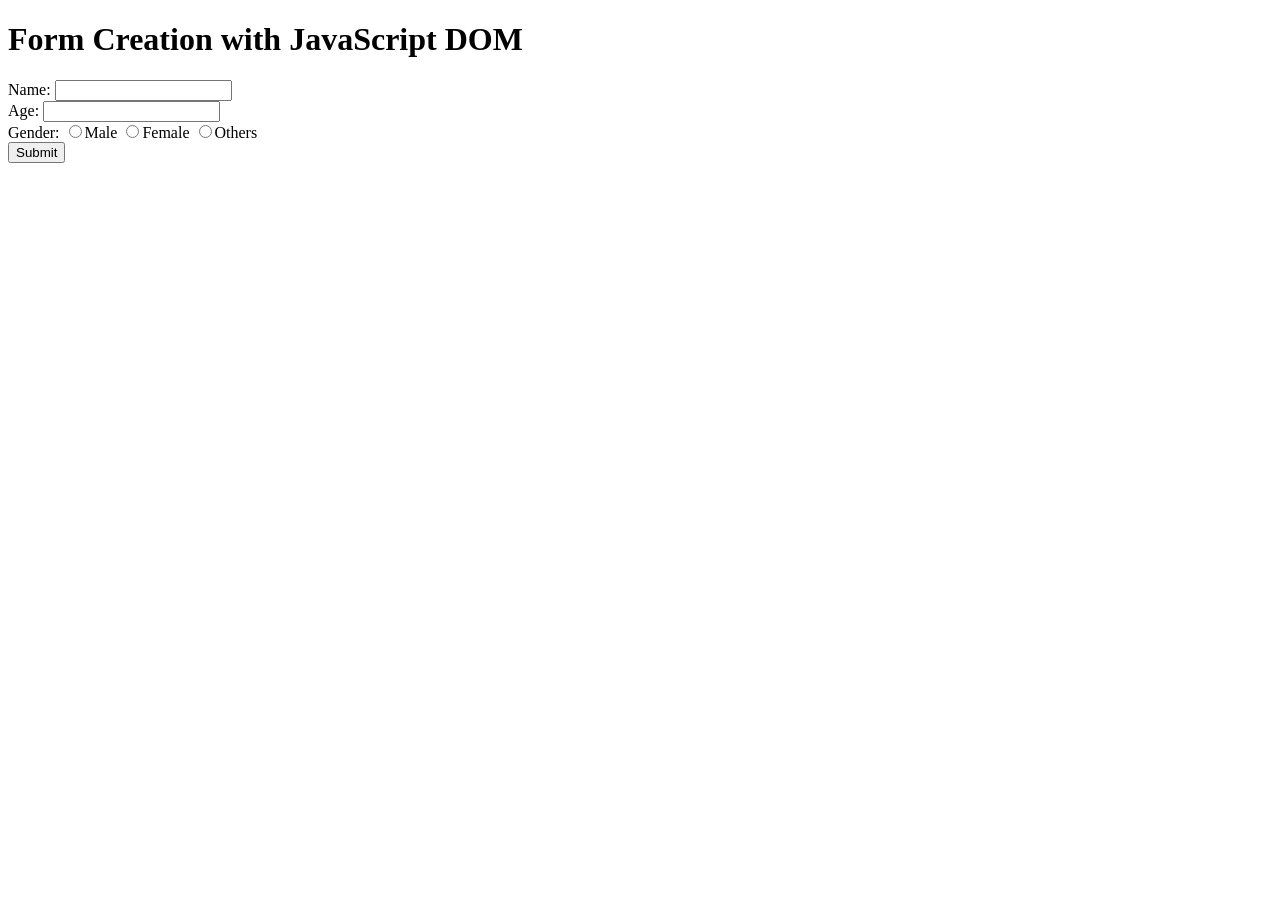
<file: 5th.html>
<!doctype html>
<html>
  <head>
    <title>JavaScript DOM Example</title>
  </head>
  <body>
    <h1>Form Creation with JavaScript DOM</h1>
    <div id="formContainer"></div>
    <div id="result"></div>

    <script>
      var form = document.createElement("form");
      form.setAttribute("id", "userForm");

      // Name
      var nameLabel = document.createElement("label");
      nameLabel.textContent = "Name: ";
      form.appendChild(nameLabel);

      var nameInput = document.createElement("input");
      nameInput.setAttribute("type", "text");
      nameInput.setAttribute("id", "name");
      form.appendChild(nameInput);

      form.appendChild(document.createElement("br"));

      // Age
      var ageLabel = document.createElement("label");
      ageLabel.textContent = "Age: ";
      form.appendChild(ageLabel);

      var ageInput = document.createElement("input");
      ageInput.setAttribute("type", "number");
      ageInput.setAttribute("id", "age");
      form.appendChild(ageInput);

      form.appendChild(document.createElement("br"));

      // Gender
      var genderLabel = document.createElement("label");
      genderLabel.textContent = "Gender: ";
      form.appendChild(genderLabel);

      // Male
      var male = document.createElement("input");
      male.type = "radio";
      male.name = "gender";
      male.value = "Male";
      form.appendChild(male);
      form.appendChild(document.createTextNode("Male "));

      // Female
      var female = document.createElement("input");
      female.type = "radio";
      female.name = "gender";
      female.value = "Female";
      form.appendChild(female);
      form.appendChild(document.createTextNode("Female "));

      // Others
      var others = document.createElement("input");
      others.type = "radio";
      others.name = "gender";
      others.value = "Others";
      form.appendChild(others);
      form.appendChild(document.createTextNode("Others"));

      form.appendChild(document.createElement("br"));

      // Submit Button
      var submitButton = document.createElement("button");
      submitButton.setAttribute("type", "button");
      submitButton.textContent = "Submit";
      submitButton.onclick = displayResult;
      form.appendChild(submitButton);

      document.getElementById("formContainer").appendChild(form);

      function displayResult() {
        var name = document.getElementById("name").value;
        var age = document.getElementById("age").value;

        var gender = document.querySelector('input[name="gender"]:checked');
        gender = gender ? gender.value : "Not selected";

        var resultDiv = document.getElementById("result");
        resultDiv.innerHTML = `
          <h3>Entered Information:</h3>
          <p>Name: ${name}</p>
          <p>Age: ${age}</p>
          <p>Gender: ${gender}</p>
        `;
      }
    </script>
  </body>
</html>
</file>
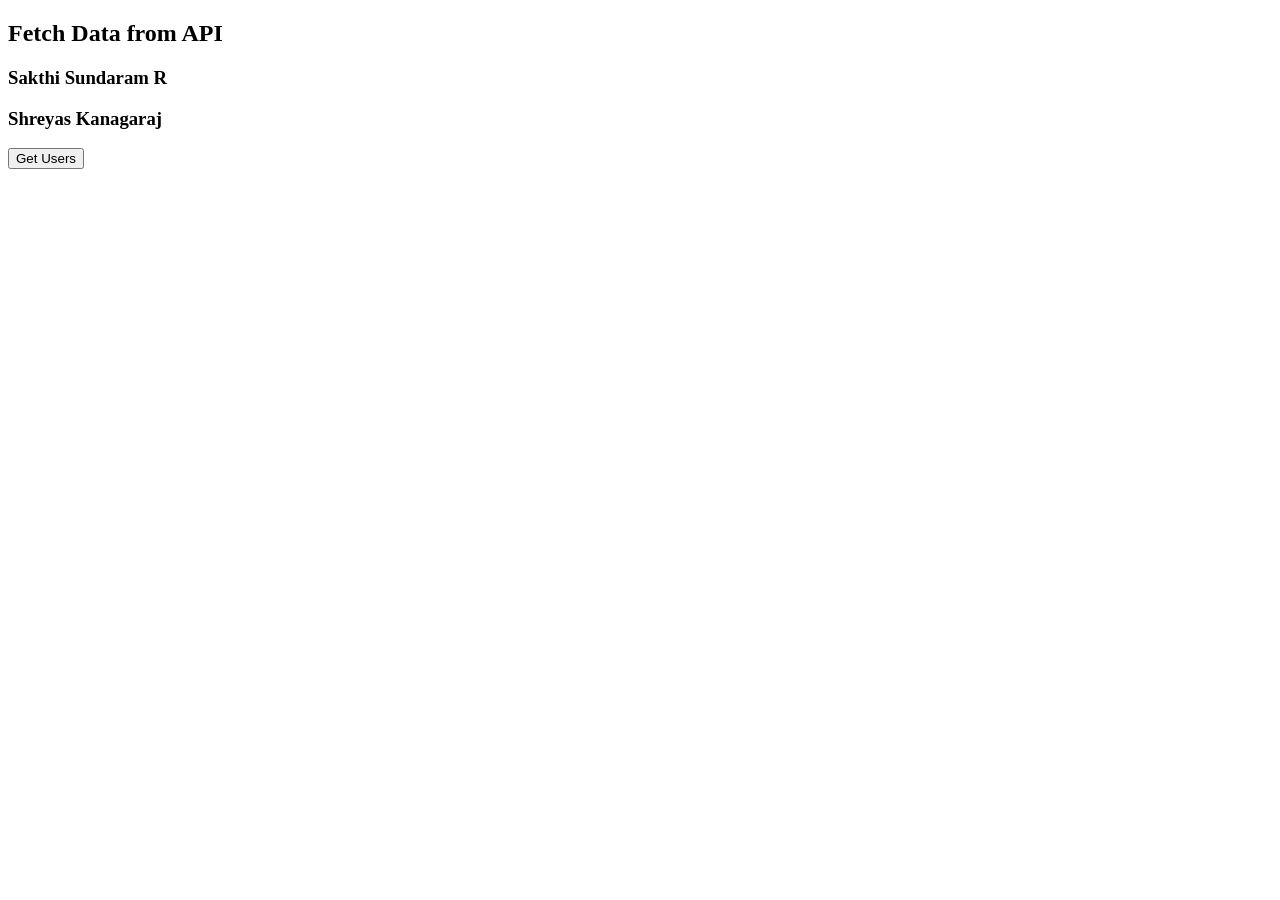
<file: 6th.html>
<!DOCTYPE html>
<html>
<head>
<title>API Fetch Example</title>
</head>
<body>
<h2>Fetch Data from API</h2>
<h3>Sakthi Sundaram R</h3>
<h3>Shreyas Kanagaraj</h3>
<button onclick="getData()">Get Users</button>
<ul id="output"></ul>
<script>
function getData() {
    fetch("https://jsonplaceholder.typicode.com/users")
    .then(response => response.json())
    .then(data => {
        let result = "";
        data.forEach(user => {
            result += "<li>" + user.name + "</li>";
        });
        document.getElementById("output").innerHTML = result;
    })
    .catch(error => {
        console.log("Error:", error);
    });
}
</script>
</body>
</html>
</file>
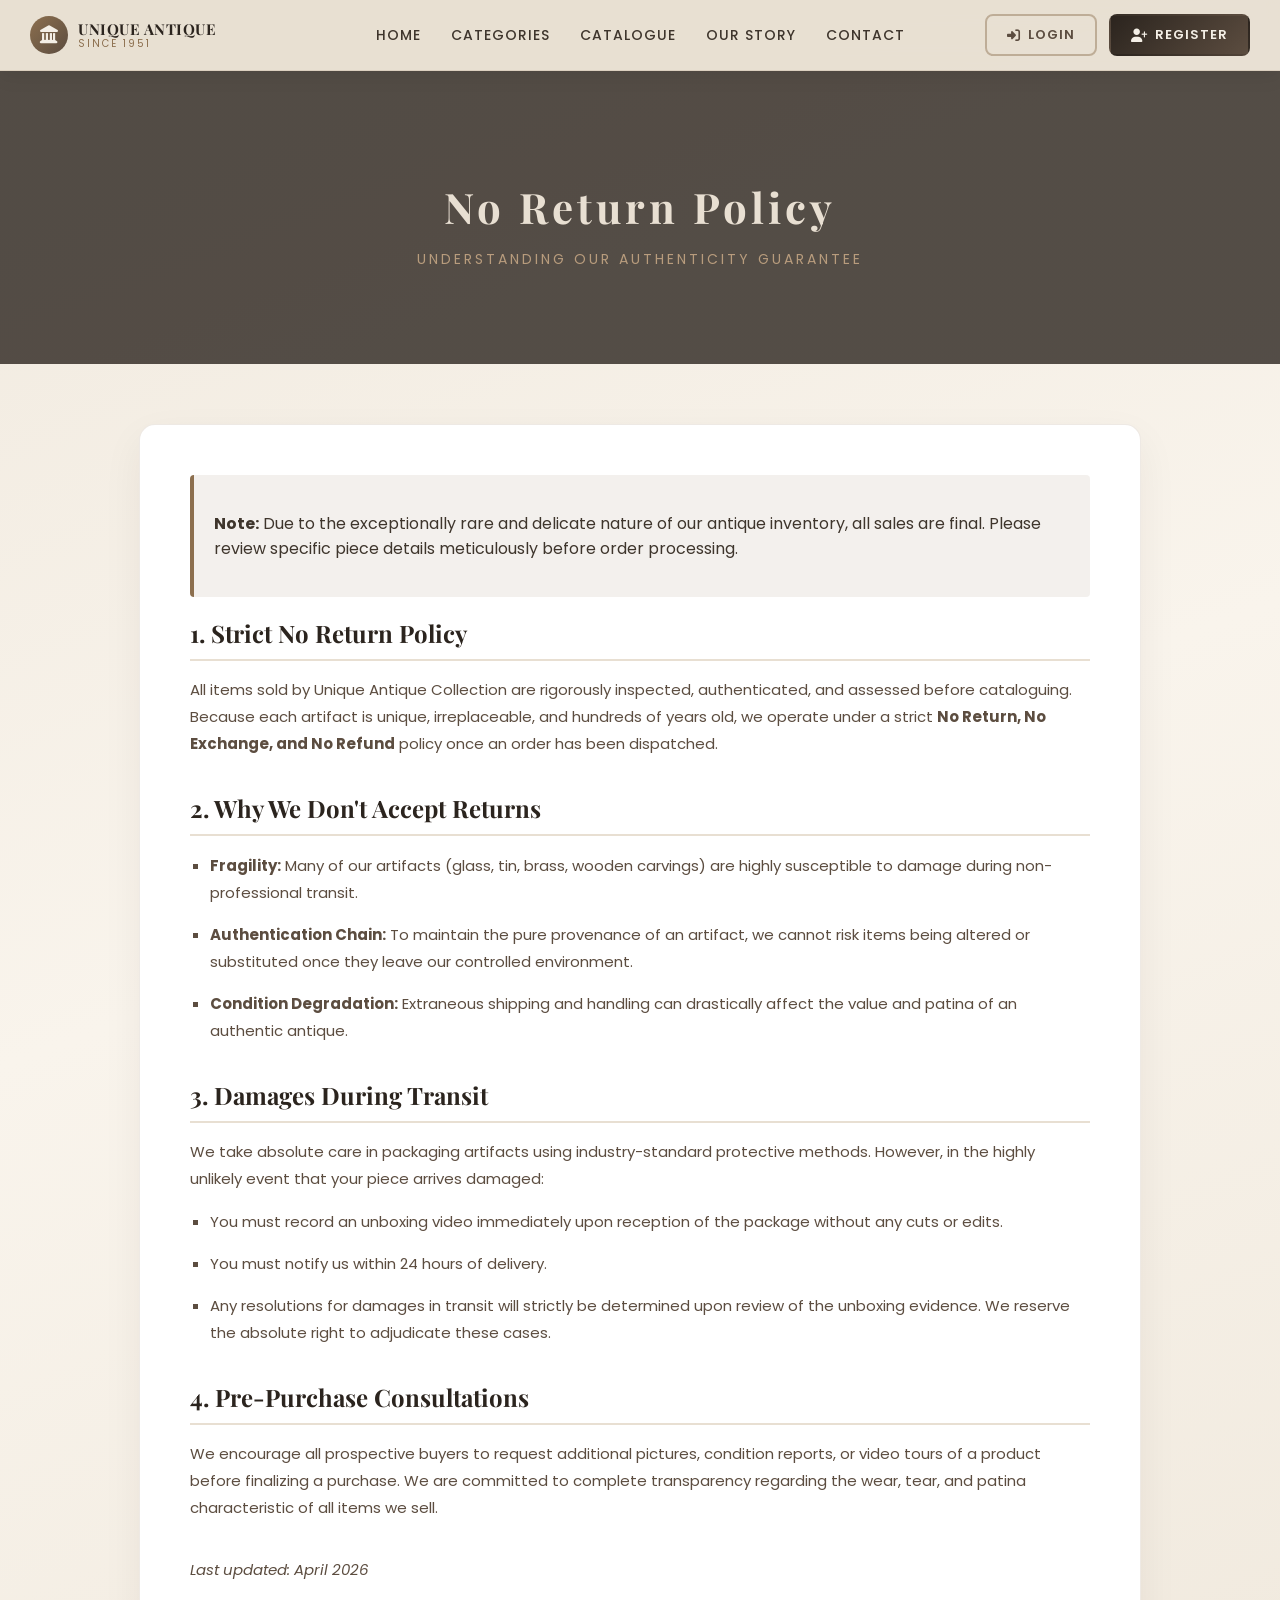
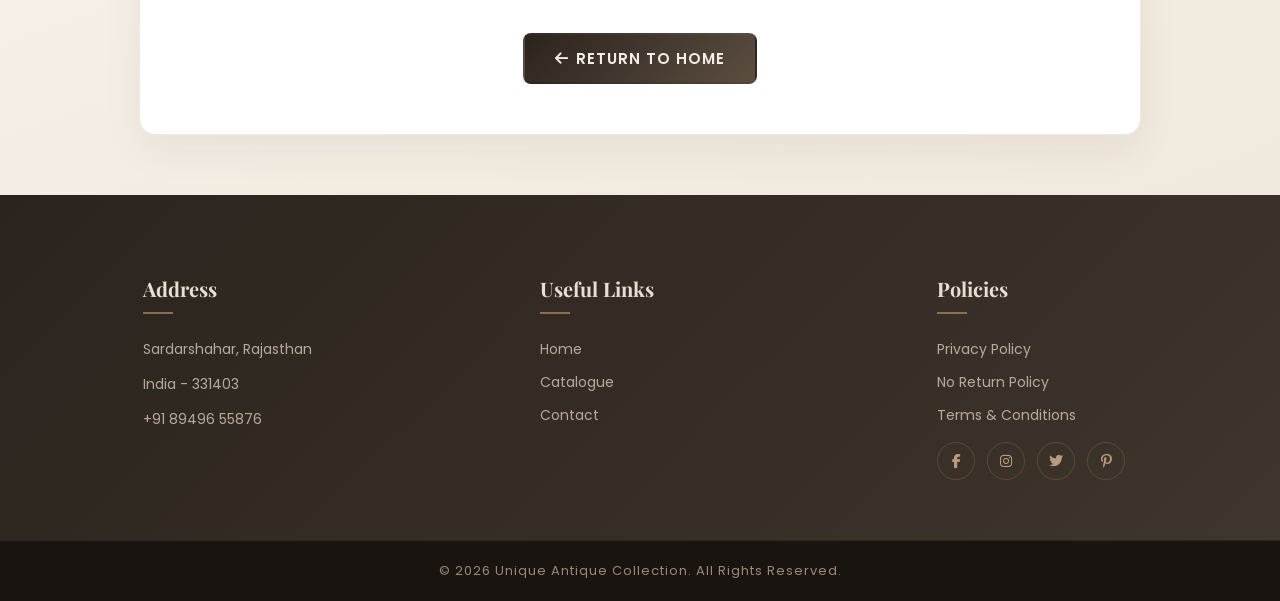
<file: no_return_policy.html>
<!DOCTYPE html>
<html lang="en">
<head>
<meta charset="UTF-8">
<meta name="viewport" content="width=device-width, initial-scale=1.0">
<title>No Return Policy - Unique Antique Collection</title>

<!-- Google Font -->
<link href="https://fonts.googleapis.com/css2?family=Playfair+Display:wght@500;700&family=Poppins:wght@300;400;500;600&display=swap" rel="stylesheet">
<!-- Font Awesome for icons -->
<link rel="stylesheet" href="https://cdnjs.cloudflare.com/ajax/libs/font-awesome/6.4.0/css/all.min.css">

<style>
/* ===== GLOBAL ===== */
html { scroll-behavior: smooth; }
body {
    margin: 0;
    background: linear-gradient(160deg, #f0e9de 0%, #f9f4ec 40%, #ede5d8 100%);
    font-family: 'Poppins', sans-serif;
    color: #3e352c;
    overflow-x: hidden;
    display: flex;
    flex-direction: column;
    min-height: 100vh;
}

h1, h2, h3 {
    font-family: 'Playfair Display', serif;
}

a {
    text-decoration: none;
    color: inherit;
    transition: color 0.3s;
}

a:hover {
    color: #8c6f4e;
}

/* ===== NAVIGATION ===== */
nav {
    display: flex;
    justify-content: space-between;
    align-items: center;
    background: rgba(232, 223, 210, 0.97);
    padding: 14px 30px;
    position: sticky;
    top: 0;
    z-index: 1000;
    box-shadow: 0 4px 20px rgba(0,0,0,0.08);
    backdrop-filter: blur(12px);
    border-bottom: 1px solid rgba(140,111,78,0.15);
}

.nav-brand {
    flex: 1;
    display: flex;
    align-items: center;
    gap: 10px;
}

.nav-brand-icon {
    width: 38px;
    height: 38px;
    background: linear-gradient(135deg, #8c6f4e, #5c4d40);
    border-radius: 50%;
    display: flex;
    align-items: center;
    justify-content: center;
    color: #f4efe6;
    font-size: 18px;
}

.nav-brand-text {
    font-family: 'Playfair Display', serif;
    font-size: 15px;
    font-weight: 700;
    color: #2b241e;
    line-height: 1.2;
    letter-spacing: 0.5px;
}

.nav-brand-text span {
    display: block;
    font-family: 'Poppins', sans-serif;
    font-size: 10px;
    font-weight: 400;
    color: #8c6f4e;
    letter-spacing: 2px;
    text-transform: uppercase;
}

.nav-links {
    display: flex;
    gap: 30px;
    align-items: center;
    flex: 2;
    justify-content: center;
}

nav a {
    font-weight: 500;
    text-transform: uppercase;
    letter-spacing: 1px;
    font-size: 14px;
}

.nav-auth {
    display: flex;
    gap: 12px;
    align-items: center;
    flex: 1;
    justify-content: flex-end;
}

.nav-btn {
    display: inline-flex;
    align-items: center;
    gap: 7px;
    padding: 9px 20px;
    border-radius: 8px;
    font-size: 13px;
    font-weight: 600;
    letter-spacing: 1px;
    text-transform: uppercase;
    transition: all 0.3s ease;
    font-family: 'Poppins', sans-serif;
}

.nav-btn-login {
    background: transparent;
    color: #5c4d40;
    border: 2px solid rgba(140, 111, 78, 0.45);
}

.nav-btn-login:hover {
    background: #d8cbb9;
    color: #2b241e;
    border-color: #8c6f4e;
}

.nav-btn-register {
    background: linear-gradient(135deg, #2b241e, #5c4d40);
    color: #f4efe6;
    border: 2px solid transparent;
}

.nav-btn-register:hover {
    background: linear-gradient(135deg, #8c6f4e, #b89c7d);
    color: #fff;
    box-shadow: 0 6px 18px rgba(140, 111, 78, 0.35);
}

/* ===== HEADER / BANNER ===== */
.page-header {
    background: linear-gradient(rgba(43, 36, 30, 0.8), rgba(43, 36, 30, 0.8)), url('https://images.unsplash.com/photo-1595152772835-219674b2a8a6?auto=format&fit=crop&w=1920&q=80') center/cover no-repeat;
    padding: 80px 20px;
    text-align: center;
    color: #f4efe6;
}

.page-header h1 {
    font-size: 42px;
    letter-spacing: 4px;
    margin-bottom: 10px;
    color: #e8dfd2;
}

.page-header p {
    font-size: 14px;
    letter-spacing: 3px;
    text-transform: uppercase;
    color: #b89c7d;
}

/* ===== CONTENT ===== */
.content-wrapper {
    flex: 1;
    max-width: 900px;
    margin: 60px auto;
    padding: 50px;
    background: #fff;
    border-radius: 16px;
    box-shadow: 0 15px 40px rgba(43,36,30,0.06);
    border: 1px solid rgba(140,111,78,0.15);
}

.policy-block {
    margin-bottom: 35px;
}

.policy-block h2 {
    font-size: 24px;
    color: #2b241e;
    margin-bottom: 15px;
    border-bottom: 2px solid #e8dfd2;
    padding-bottom: 10px;
}

.policy-block p, .policy-block li {
    font-size: 15px;
    line-height: 1.8;
    color: #5c4d40;
    margin-bottom: 15px;
}

.policy-block ul {
    list-style-type: square;
    padding-left: 20px;
    color: #8c6f4e;
}

.warning-box {
    background: rgba(140, 111, 78, 0.1);
    border-left: 4px solid #8c6f4e;
    padding: 20px;
    border-radius: 4px;
    margin-bottom: 20px;
}

/* ===== FOOTER ===== */
footer {
    background: linear-gradient(135deg, #2b241e 0%, #3e352c 100%);
    display: flex;
    justify-content: space-around;
    padding: 60px 5%;
    flex-wrap: wrap;
    gap: 40px;
}

.footer-col {
    min-width: 200px;
}

.footer-col h3 {
    margin-bottom: 25px;
    font-size: 20px;
    color: #e8dfd2;
    font-family: 'Playfair Display', serif;
    position: relative;
    padding-bottom: 12px;
}

.footer-col h3::after {
    content: '';
    position: absolute;
    bottom: 0; left: 0;
    width: 30px; height: 2px;
    background: #8c6f4e;
}

.footer-col p, .footer-col a {
    display: block;
    margin-bottom: 12px;
    color: rgba(216, 203, 185, 0.8);
    font-size: 14px;
    transition: color 0.3s, padding-left 0.3s;
}

.footer-col a:hover {
    color: #b89c7d;
    padding-left: 6px;
}

.footer-social {
    display: flex;
    gap: 12px;
    margin-top: 16px;
}

.footer-social a {
    width: 36px; height: 36px;
    border-radius: 50%;
    border: 1px solid rgba(140,111,78,0.4);
    display: flex;
    align-items: center;
    justify-content: center;
    color: #b89c7d !important;
    font-size: 14px;
    transition: all 0.3s ease !important;
    margin: 0 !important;
    padding: 0 !important;
}

.footer-social a:hover {
    background: #8c6f4e !important;
    color: #fff !important;
}

.footer-bottom {
    background: #1a1410;
    color: rgba(184,167,146,0.8);
    text-align: center;
    padding: 20px 25px;
    font-size: 13px;
    letter-spacing: 1px;
    border-top: 1px solid rgba(140,111,78,0.2);
}

@media (max-width: 768px) {
    .content-wrapper { margin: 30px 20px; padding: 30px 20px; }
    nav { flex-direction: column; gap: 15px; padding: 20px; }
    .nav-links { flex-direction: column; gap: 15px; }
    footer { flex-direction: column; text-align: center; }
    .footer-col h3::after { left: 50%; transform: translateX(-50%); }
    .footer-social { justify-content: center; }
}
</style>
</head>
<body>

<!-- NAVIGATION -->
<nav>
    <a href="main.html" class="nav-brand">
        <div class="nav-brand-icon"><i class="fa-solid fa-landmark"></i></div>
        <div class="nav-brand-text">Unique Antique<span>Since 1951</span></div>
    </a>
    <div class="nav-links">
        <a href="main.html#home">Home</a>
        <a href="main.html#categories">Categories</a>
        <a href="main.html#catalogue">Catalogue</a>
        <a href="main.html#story">Our Story</a>
        <a href="main.html#contact">Contact</a>
    </div>
    <div class="nav-auth">
        <a href="validation/login.html" class="nav-btn nav-btn-login"><i class="fa-solid fa-right-to-bracket"></i> Login</a>
        <a href="validation/register.html" class="nav-btn nav-btn-register"><i class="fa-solid fa-user-plus"></i> Register</a>
    </div>
</nav>

<!-- PAGE HEADER -->
<div class="page-header">
    <h1>No Return Policy</h1>
    <p>Understanding Our Authenticity Guarantee</p>
</div>

<!-- CONTENT -->
<div class="content-wrapper">
    <div class="warning-box">
        <p><strong>Note:</strong> Due to the exceptionally rare and delicate nature of our antique inventory, all sales are final. Please review specific piece details meticulously before order processing.</p>
    </div>

    <div class="policy-block">
        <h2>1. Strict No Return Policy</h2>
        <p>All items sold by Unique Antique Collection are rigorously inspected, authenticated, and assessed before cataloguing. Because each artifact is unique, irreplaceable, and hundreds of years old, we operate under a strict <strong>No Return, No Exchange, and No Refund</strong> policy once an order has been dispatched.</p>
    </div>
    
    <div class="policy-block">
        <h2>2. Why We Don't Accept Returns</h2>
        <ul>
            <li><strong>Fragility:</strong> Many of our artifacts (glass, tin, brass, wooden carvings) are highly susceptible to damage during non-professional transit.</li>
            <li><strong>Authentication Chain:</strong> To maintain the pure provenance of an artifact, we cannot risk items being altered or substituted once they leave our controlled environment.</li>
            <li><strong>Condition Degradation:</strong> Extraneous shipping and handling can drastically affect the value and patina of an authentic antique.</li>
        </ul>
    </div>

    <div class="policy-block">
        <h2>3. Damages During Transit</h2>
        <p>We take absolute care in packaging artifacts using industry-standard protective methods. However, in the highly unlikely event that your piece arrives damaged:</p>
        <ul>
            <li>You must record an unboxing video immediately upon reception of the package without any cuts or edits.</li>
            <li>You must notify us within 24 hours of delivery.</li>
            <li>Any resolutions for damages in transit will strictly be determined upon review of the unboxing evidence. We reserve the absolute right to adjudicate these cases.</li>
        </ul>
    </div>

    <div class="policy-block">
        <h2>4. Pre-Purchase Consultations</h2>
        <p>We encourage all prospective buyers to request additional pictures, condition reports, or video tours of a product before finalizing a purchase. We are committed to complete transparency regarding the wear, tear, and patina characteristic of all items we sell.</p>
    </div>

    <div class="policy-block">
        <p><em>Last updated: April 2026</em></p>
    </div>

    <div style="text-align: center; margin-top: 50px;">
        <a href="main.html" class="nav-btn nav-btn-register" style="padding: 12px 30px; font-size: 15px; display: inline-flex; justify-content: center;"><i class="fa-solid fa-arrow-left"></i> Return to Home</a>
    </div>
</div>

<!-- FOOTER -->
<footer>
    <div class="footer-col">
        <h3>Address</h3>
        <p>Sardarshahar, Rajasthan</p>
        <p>India - 331403</p>
        <p>+91 89496 55876</p>
    </div>
    <div class="footer-col">
        <h3>Useful Links</h3>
        <a href="main.html#home">Home</a>
        <a href="main.html#catalogue">Catalogue</a>
        <a href="main.html#contact">Contact</a>
    </div>
    <div class="footer-col" id="contact">
        <h3>Policies</h3>
        <a href="privacy_policy.html">Privacy Policy</a>
        <a href="no_return_policy.html">No Return Policy</a>
        <a href="terms_and_conditions.html">Terms & Conditions</a>
        <div class="footer-social">
            <a href="#"><i class="fa-brands fa-facebook-f"></i></a>
            <a href="#"><i class="fa-brands fa-instagram"></i></a>
            <a href="#"><i class="fa-brands fa-twitter"></i></a>
            <a href="#"><i class="fa-brands fa-pinterest-p"></i></a>
        </div>
    </div>
</footer>
<div class="footer-bottom">
    &copy; 2026 Unique Antique Collection. All Rights Reserved.
</div>

</body>
</html>
</file>
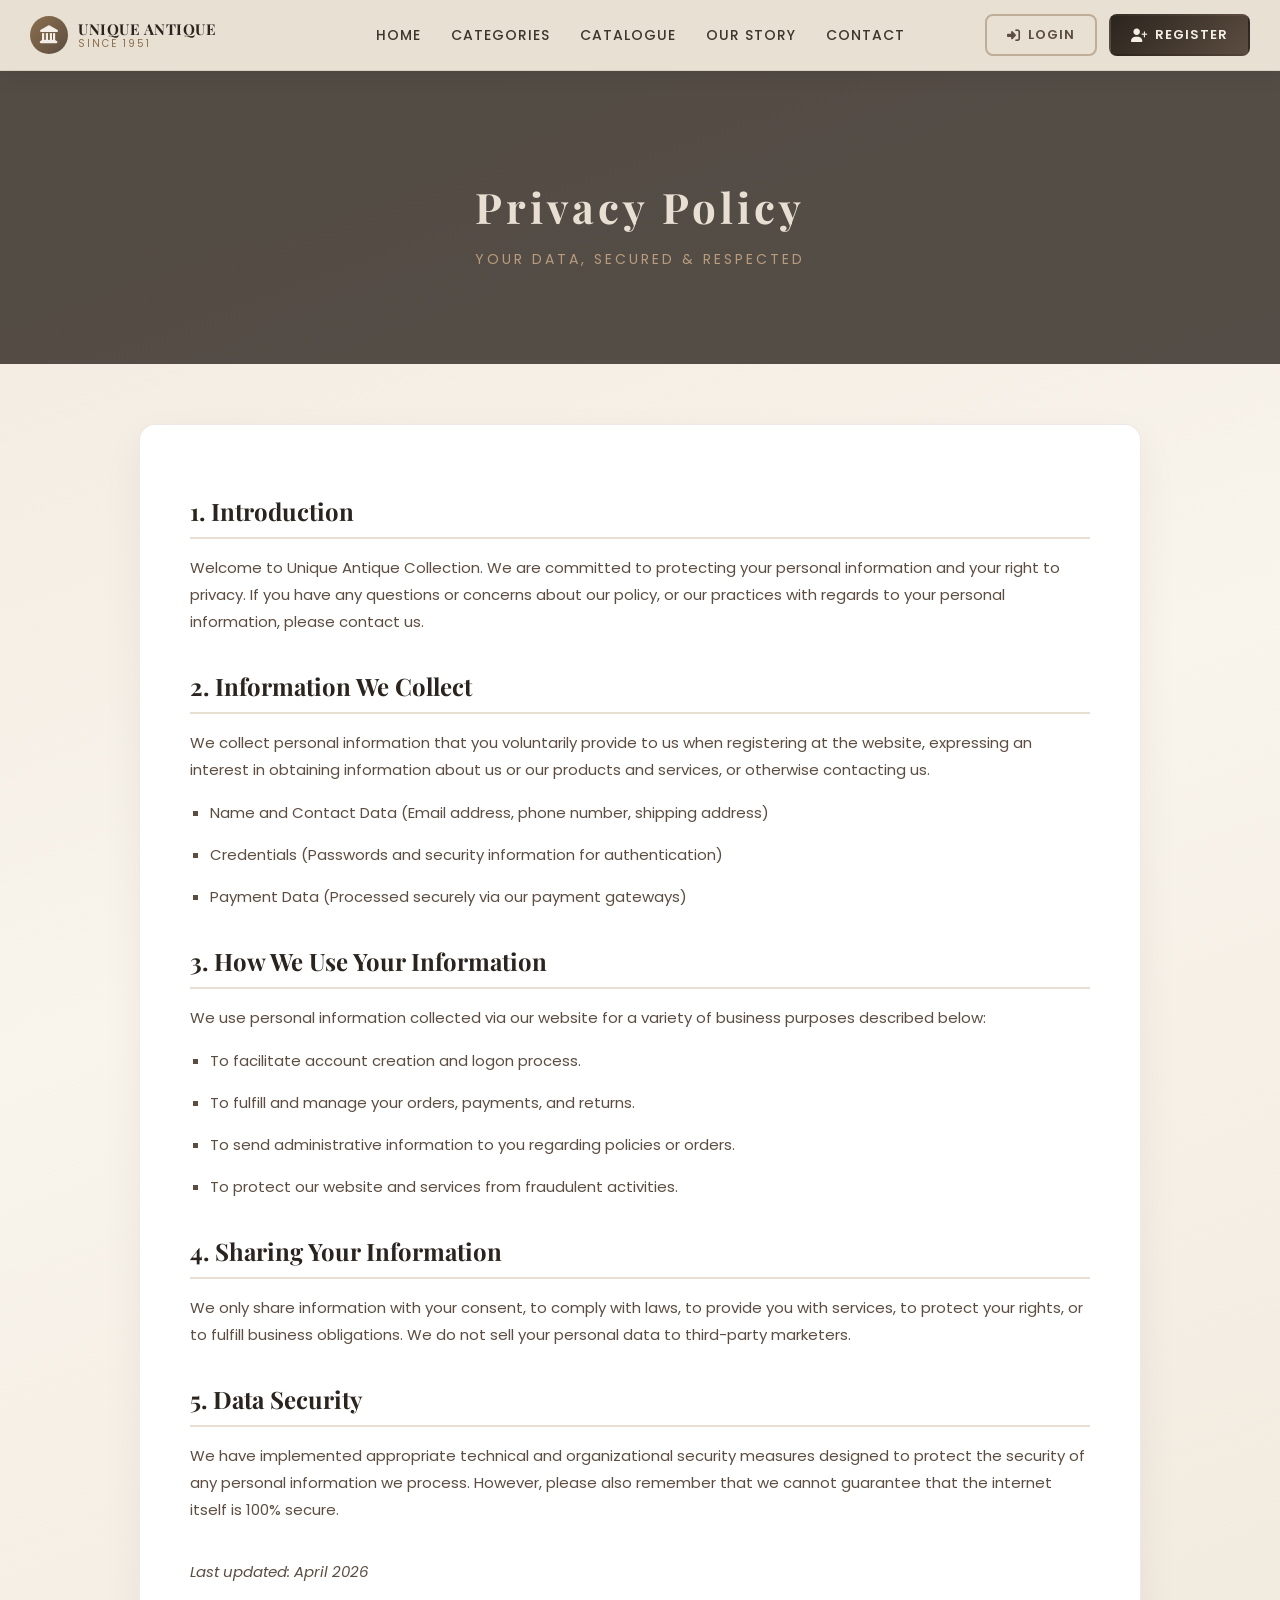
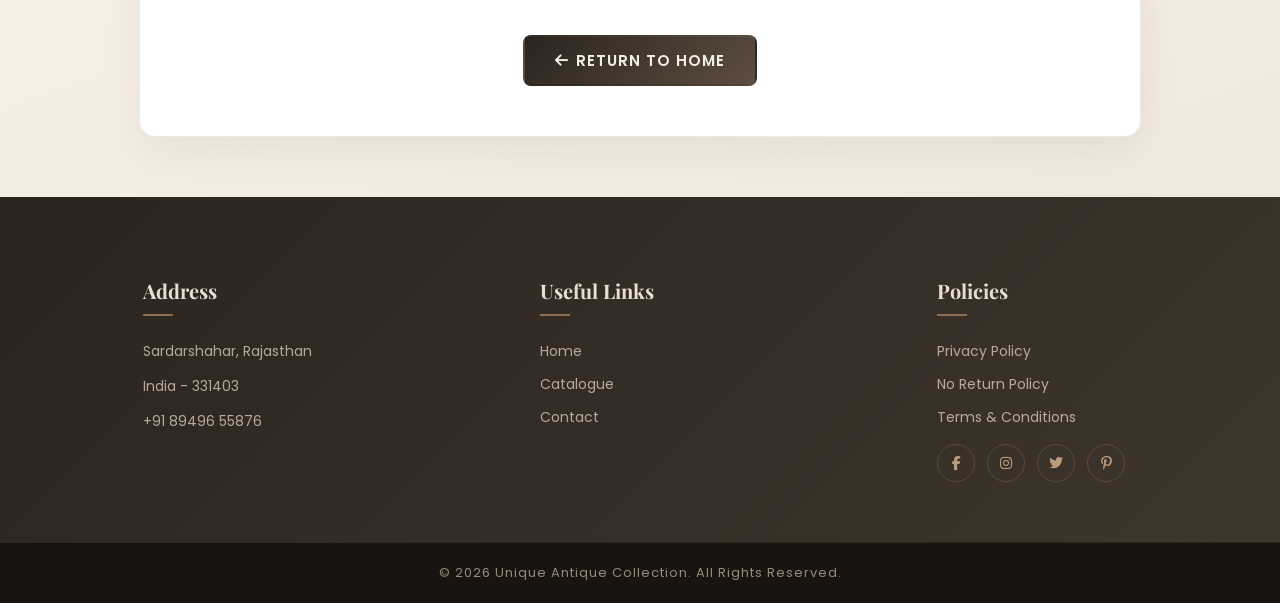
<file: privacy_policy.html>
<!DOCTYPE html>
<html lang="en">
<head>
<meta charset="UTF-8">
<meta name="viewport" content="width=device-width, initial-scale=1.0">
<title>Privacy Policy - Unique Antique Collection</title>

<!-- Google Font -->
<link href="https://fonts.googleapis.com/css2?family=Playfair+Display:wght@500;700&family=Poppins:wght@300;400;500;600&display=swap" rel="stylesheet">
<!-- Font Awesome for icons -->
<link rel="stylesheet" href="https://cdnjs.cloudflare.com/ajax/libs/font-awesome/6.4.0/css/all.min.css">

<style>
/* ===== GLOBAL ===== */
html { scroll-behavior: smooth; }
body {
    margin: 0;
    background: linear-gradient(160deg, #f0e9de 0%, #f9f4ec 40%, #ede5d8 100%);
    font-family: 'Poppins', sans-serif;
    color: #3e352c;
    overflow-x: hidden;
    display: flex;
    flex-direction: column;
    min-height: 100vh;
}

h1, h2, h3 {
    font-family: 'Playfair Display', serif;
}

a {
    text-decoration: none;
    color: inherit;
    transition: color 0.3s;
}

a:hover {
    color: #8c6f4e;
}

/* ===== NAVIGATION ===== */
nav {
    display: flex;
    justify-content: space-between;
    align-items: center;
    background: rgba(232, 223, 210, 0.97);
    padding: 14px 30px;
    position: sticky;
    top: 0;
    z-index: 1000;
    box-shadow: 0 4px 20px rgba(0,0,0,0.08);
    backdrop-filter: blur(12px);
    border-bottom: 1px solid rgba(140,111,78,0.15);
}

.nav-brand {
    flex: 1;
    display: flex;
    align-items: center;
    gap: 10px;
}

.nav-brand-icon {
    width: 38px;
    height: 38px;
    background: linear-gradient(135deg, #8c6f4e, #5c4d40);
    border-radius: 50%;
    display: flex;
    align-items: center;
    justify-content: center;
    color: #f4efe6;
    font-size: 18px;
}

.nav-brand-text {
    font-family: 'Playfair Display', serif;
    font-size: 15px;
    font-weight: 700;
    color: #2b241e;
    line-height: 1.2;
    letter-spacing: 0.5px;
}

.nav-brand-text span {
    display: block;
    font-family: 'Poppins', sans-serif;
    font-size: 10px;
    font-weight: 400;
    color: #8c6f4e;
    letter-spacing: 2px;
    text-transform: uppercase;
}

.nav-links {
    display: flex;
    gap: 30px;
    align-items: center;
    flex: 2;
    justify-content: center;
}

nav a {
    font-weight: 500;
    text-transform: uppercase;
    letter-spacing: 1px;
    font-size: 14px;
}

.nav-auth {
    display: flex;
    gap: 12px;
    align-items: center;
    flex: 1;
    justify-content: flex-end;
}

.nav-btn {
    display: inline-flex;
    align-items: center;
    gap: 7px;
    padding: 9px 20px;
    border-radius: 8px;
    font-size: 13px;
    font-weight: 600;
    letter-spacing: 1px;
    text-transform: uppercase;
    transition: all 0.3s ease;
    font-family: 'Poppins', sans-serif;
}

.nav-btn-login {
    background: transparent;
    color: #5c4d40;
    border: 2px solid rgba(140, 111, 78, 0.45);
}

.nav-btn-login:hover {
    background: #d8cbb9;
    color: #2b241e;
    border-color: #8c6f4e;
}

.nav-btn-register {
    background: linear-gradient(135deg, #2b241e, #5c4d40);
    color: #f4efe6;
    border: 2px solid transparent;
}

.nav-btn-register:hover {
    background: linear-gradient(135deg, #8c6f4e, #b89c7d);
    color: #fff;
    box-shadow: 0 6px 18px rgba(140, 111, 78, 0.35);
}

/* ===== HEADER / BANNER ===== */
.page-header {
    background: linear-gradient(rgba(43, 36, 30, 0.8), rgba(43, 36, 30, 0.8)), url('https://images.unsplash.com/photo-1584851212879-e5c94291debe?auto=format&fit=crop&w=1920&q=80') center/cover no-repeat;
    padding: 80px 20px;
    text-align: center;
    color: #f4efe6;
}

.page-header h1 {
    font-size: 42px;
    letter-spacing: 4px;
    margin-bottom: 10px;
    color: #e8dfd2;
}

.page-header p {
    font-size: 14px;
    letter-spacing: 3px;
    text-transform: uppercase;
    color: #b89c7d;
}

/* ===== CONTENT ===== */
.content-wrapper {
    flex: 1;
    max-width: 900px;
    margin: 60px auto;
    padding: 50px;
    background: #fff;
    border-radius: 16px;
    box-shadow: 0 15px 40px rgba(43,36,30,0.06);
    border: 1px solid rgba(140,111,78,0.15);
}

.policy-block {
    margin-bottom: 35px;
}

.policy-block h2 {
    font-size: 24px;
    color: #2b241e;
    margin-bottom: 15px;
    border-bottom: 2px solid #e8dfd2;
    padding-bottom: 10px;
}

.policy-block p, .policy-block li {
    font-size: 15px;
    line-height: 1.8;
    color: #5c4d40;
    margin-bottom: 15px;
}

.policy-block ul {
    list-style-type: square;
    padding-left: 20px;
    color: #8c6f4e;
}

/* ===== FOOTER ===== */
footer {
    background: linear-gradient(135deg, #2b241e 0%, #3e352c 100%);
    display: flex;
    justify-content: space-around;
    padding: 60px 5%;
    flex-wrap: wrap;
    gap: 40px;
}

.footer-col {
    min-width: 200px;
}

.footer-col h3 {
    margin-bottom: 25px;
    font-size: 20px;
    color: #e8dfd2;
    font-family: 'Playfair Display', serif;
    position: relative;
    padding-bottom: 12px;
}

.footer-col h3::after {
    content: '';
    position: absolute;
    bottom: 0; left: 0;
    width: 30px; height: 2px;
    background: #8c6f4e;
}

.footer-col p, .footer-col a {
    display: block;
    margin-bottom: 12px;
    color: rgba(216, 203, 185, 0.8);
    font-size: 14px;
    transition: color 0.3s, padding-left 0.3s;
}

.footer-col a:hover {
    color: #b89c7d;
    padding-left: 6px;
}

.footer-social {
    display: flex;
    gap: 12px;
    margin-top: 16px;
}

.footer-social a {
    width: 36px; height: 36px;
    border-radius: 50%;
    border: 1px solid rgba(140,111,78,0.4);
    display: flex;
    align-items: center;
    justify-content: center;
    color: #b89c7d !important;
    font-size: 14px;
    transition: all 0.3s ease !important;
    margin: 0 !important;
    padding: 0 !important;
}

.footer-social a:hover {
    background: #8c6f4e !important;
    color: #fff !important;
}

.footer-bottom {
    background: #1a1410;
    color: rgba(184,167,146,0.8);
    text-align: center;
    padding: 20px 25px;
    font-size: 13px;
    letter-spacing: 1px;
    border-top: 1px solid rgba(140,111,78,0.2);
}

@media (max-width: 768px) {
    .content-wrapper { margin: 30px 20px; padding: 30px 20px; }
    nav { flex-direction: column; gap: 15px; padding: 20px; }
    .nav-links { flex-direction: column; gap: 15px; }
    footer { flex-direction: column; text-align: center; }
    .footer-col h3::after { left: 50%; transform: translateX(-50%); }
    .footer-social { justify-content: center; }
}
</style>
</head>
<body>

<!-- NAVIGATION -->
<nav>
    <a href="main.html" class="nav-brand">
        <div class="nav-brand-icon"><i class="fa-solid fa-landmark"></i></div>
        <div class="nav-brand-text">Unique Antique<span>Since 1951</span></div>
    </a>
    <div class="nav-links">
        <a href="main.html#home">Home</a>
        <a href="main.html#categories">Categories</a>
        <a href="main.html#catalogue">Catalogue</a>
        <a href="main.html#story">Our Story</a>
        <a href="main.html#contact">Contact</a>
    </div>
    <div class="nav-auth">
        <a href="validation/login.html" class="nav-btn nav-btn-login"><i class="fa-solid fa-right-to-bracket"></i> Login</a>
        <a href="validation/register.html" class="nav-btn nav-btn-register"><i class="fa-solid fa-user-plus"></i> Register</a>
    </div>
</nav>

<!-- PAGE HEADER -->
<div class="page-header">
    <h1>Privacy Policy</h1>
    <p>Your Data, Secured & Respected</p>
</div>

<!-- CONTENT -->
<div class="content-wrapper">
    <div class="policy-block">
        <h2>1. Introduction</h2>
        <p>Welcome to Unique Antique Collection. We are committed to protecting your personal information and your right to privacy. If you have any questions or concerns about our policy, or our practices with regards to your personal information, please contact us.</p>
    </div>
    
    <div class="policy-block">
        <h2>2. Information We Collect</h2>
        <p>We collect personal information that you voluntarily provide to us when registering at the website, expressing an interest in obtaining information about us or our products and services, or otherwise contacting us.</p>
        <ul>
            <li>Name and Contact Data (Email address, phone number, shipping address)</li>
            <li>Credentials (Passwords and security information for authentication)</li>
            <li>Payment Data (Processed securely via our payment gateways)</li>
        </ul>
    </div>

    <div class="policy-block">
        <h2>3. How We Use Your Information</h2>
        <p>We use personal information collected via our website for a variety of business purposes described below:</p>
        <ul>
            <li>To facilitate account creation and logon process.</li>
            <li>To fulfill and manage your orders, payments, and returns.</li>
            <li>To send administrative information to you regarding policies or orders.</li>
            <li>To protect our website and services from fraudulent activities.</li>
        </ul>
    </div>

    <div class="policy-block">
        <h2>4. Sharing Your Information</h2>
        <p>We only share information with your consent, to comply with laws, to provide you with services, to protect your rights, or to fulfill business obligations. We do not sell your personal data to third-party marketers.</p>
    </div>

    <div class="policy-block">
        <h2>5. Data Security</h2>
        <p>We have implemented appropriate technical and organizational security measures designed to protect the security of any personal information we process. However, please also remember that we cannot guarantee that the internet itself is 100% secure.</p>
    </div>
    
    <div class="policy-block">
        <p><em>Last updated: April 2026</em></p>
    </div>

    <div style="text-align: center; margin-top: 50px;">
        <a href="main.html" class="nav-btn nav-btn-register" style="padding: 12px 30px; font-size: 15px; display: inline-flex; justify-content: center;"><i class="fa-solid fa-arrow-left"></i> Return to Home</a>
    </div>
</div>

<!-- FOOTER -->
<footer>
    <div class="footer-col">
        <h3>Address</h3>
        <p>Sardarshahar, Rajasthan</p>
        <p>India - 331403</p>
        <p>+91 89496 55876</p>
    </div>
    <div class="footer-col">
        <h3>Useful Links</h3>
        <a href="main.html#home">Home</a>
        <a href="main.html#catalogue">Catalogue</a>
        <a href="main.html#contact">Contact</a>
    </div>
    <div class="footer-col" id="contact">
        <h3>Policies</h3>
        <a href="privacy_policy.html">Privacy Policy</a>
        <a href="no_return_policy.html">No Return Policy</a>
        <a href="terms_and_conditions.html">Terms & Conditions</a>
        <div class="footer-social">
            <a href="#"><i class="fa-brands fa-facebook-f"></i></a>
            <a href="#"><i class="fa-brands fa-instagram"></i></a>
            <a href="#"><i class="fa-brands fa-twitter"></i></a>
            <a href="#"><i class="fa-brands fa-pinterest-p"></i></a>
        </div>
    </div>
</footer>
<div class="footer-bottom">
    &copy; 2026 Unique Antique Collection. All Rights Reserved.
</div>

</body>
</html>
</file>
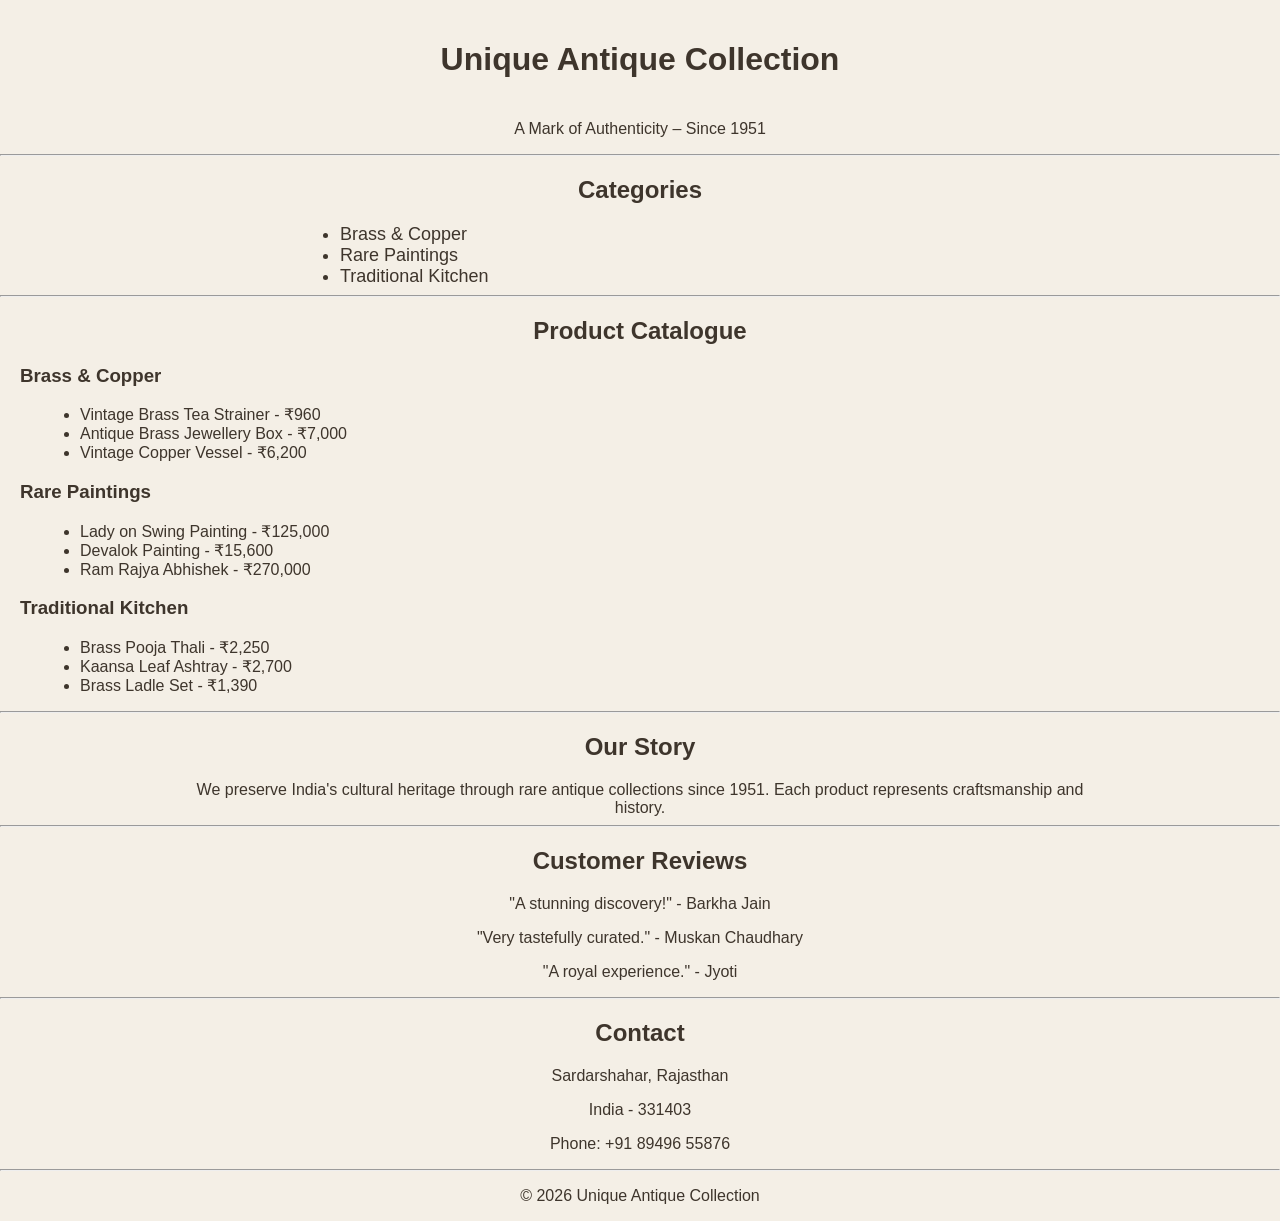
<file: simple_webpage_html_and_inlinecss.html>
<!DOCTYPE html>
<html>
<head>
<title>Unique Antique Collection</title>
</head>

<body style="margin:0; font-family: Arial; background-color:#f4efe6; color:#3e352c;">

<h1 style="text-align:center; padding:20px;">Unique Antique Collection</h1>

<p style="text-align:center;">A Mark of Authenticity – Since 1951</p>

<hr>

<h2 style="text-align:center;">Categories</h2>

<ul style="width:50%; margin:auto; font-size:18px;">
<li>Brass & Copper</li>
<li>Rare Paintings</li>
<li>Traditional Kitchen</li>
</ul>

<hr>

<h2 style="text-align:center;">Product Catalogue</h2>

<h3 style="margin-left:20px;">Brass & Copper</h3>
<ul style="margin-left:40px;">
<li>Vintage Brass Tea Strainer - ₹960</li>
<li>Antique Brass Jewellery Box - ₹7,000</li>
<li>Vintage Copper Vessel - ₹6,200</li>
</ul>

<h3 style="margin-left:20px;">Rare Paintings</h3>
<ul style="margin-left:40px;">
<li>Lady on Swing Painting - ₹125,000</li>
<li>Devalok Painting - ₹15,600</li>
<li>Ram Rajya Abhishek - ₹270,000</li>
</ul>

<h3 style="margin-left:20px;">Traditional Kitchen</h3>
<ul style="margin-left:40px;">
<li>Brass Pooja Thali - ₹2,250</li>
<li>Kaansa Leaf Ashtray - ₹2,700</li>
<li>Brass Ladle Set - ₹1,390</li>
</ul>

<hr>

<h2 style="text-align:center;">Our Story</h2>

<p style="width:70%; margin:auto; text-align:center;">
We preserve India's cultural heritage through rare antique collections since 1951.
Each product represents craftsmanship and history.
</p>

<hr>

<h2 style="text-align:center;">Customer Reviews</h2>

<p style="text-align:center;">"A stunning discovery!" - Barkha Jain</p>
<p style="text-align:center;">"Very tastefully curated." - Muskan Chaudhary</p>
<p style="text-align:center;">"A royal experience." - Jyoti</p>

<hr>

<h2 style="text-align:center;">Contact</h2>

<p style="text-align:center;">Sardarshahar, Rajasthan</p>
<p style="text-align:center;">India - 331403</p>
<p style="text-align:center;">Phone: +91 89496 55876</p>

<hr>

<p style="text-align:center;">© 2026 Unique Antique Collection</p>

</body>
</html>
</file>
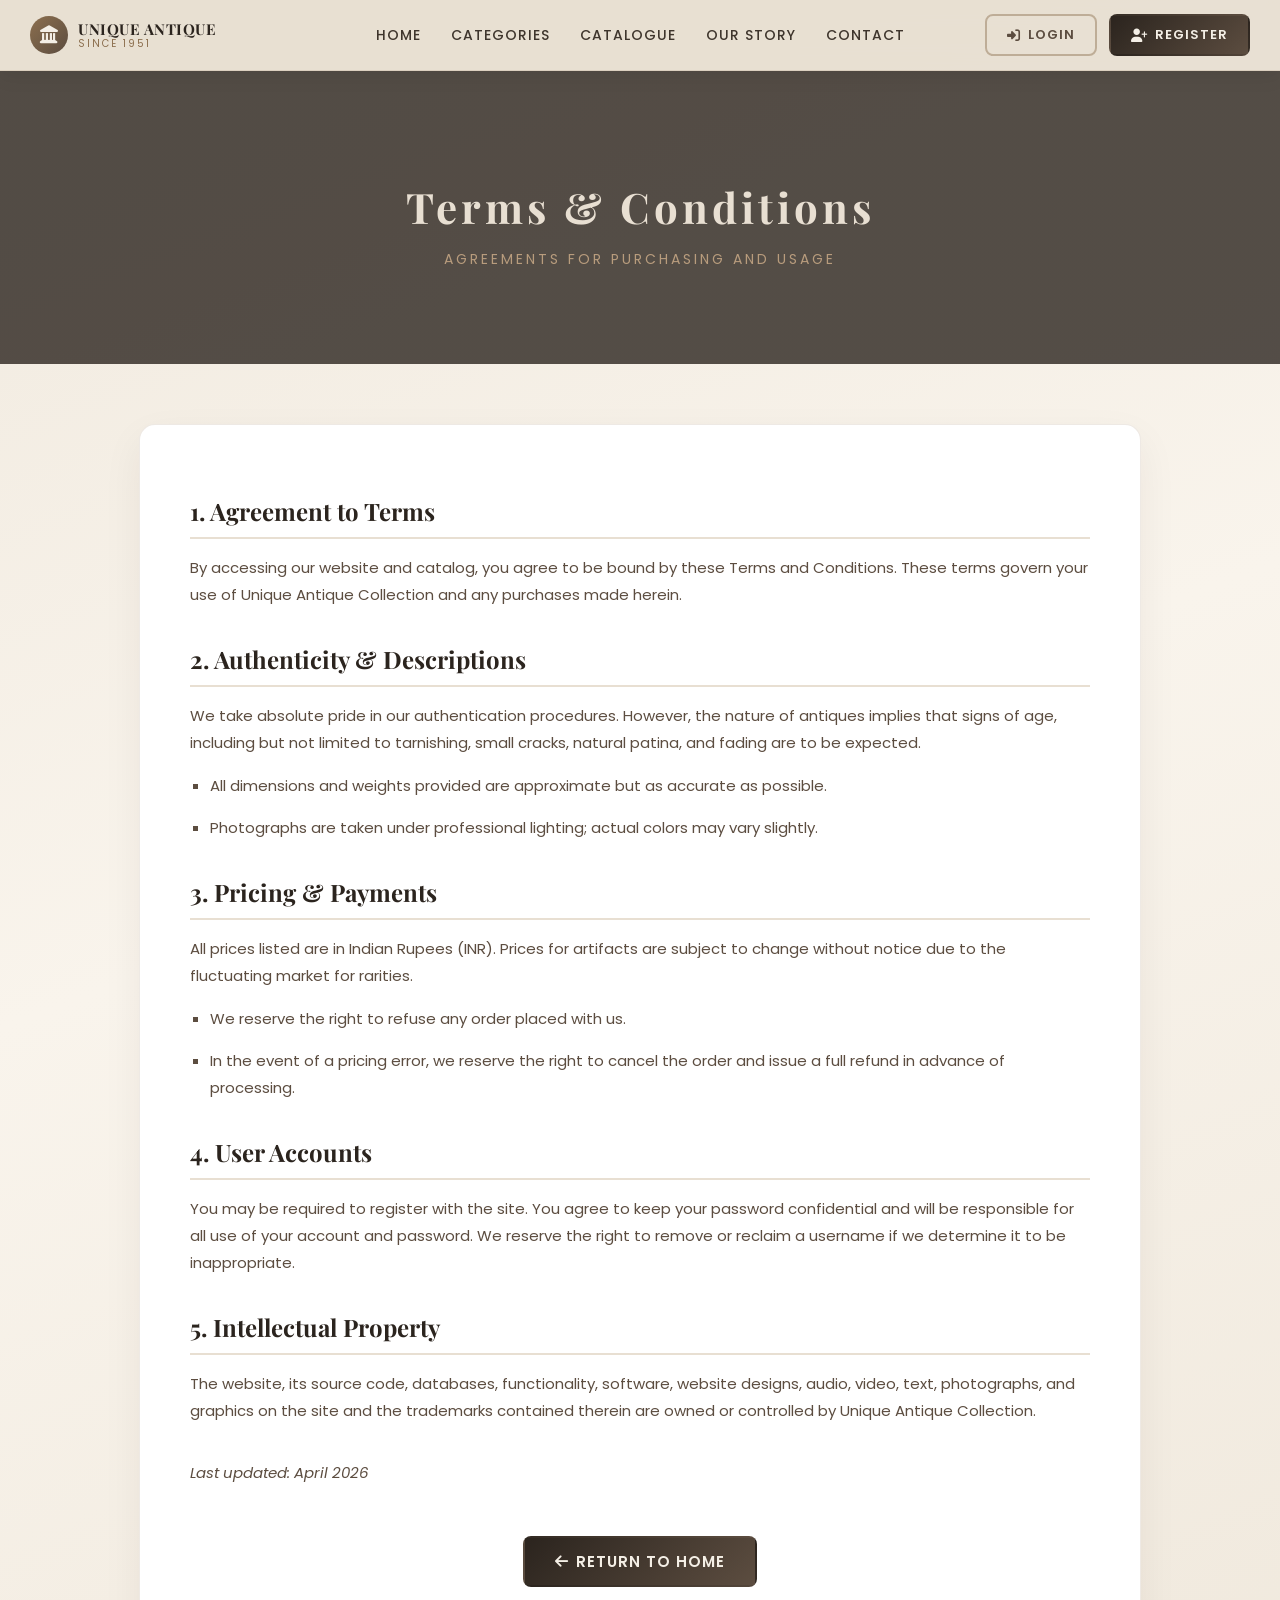
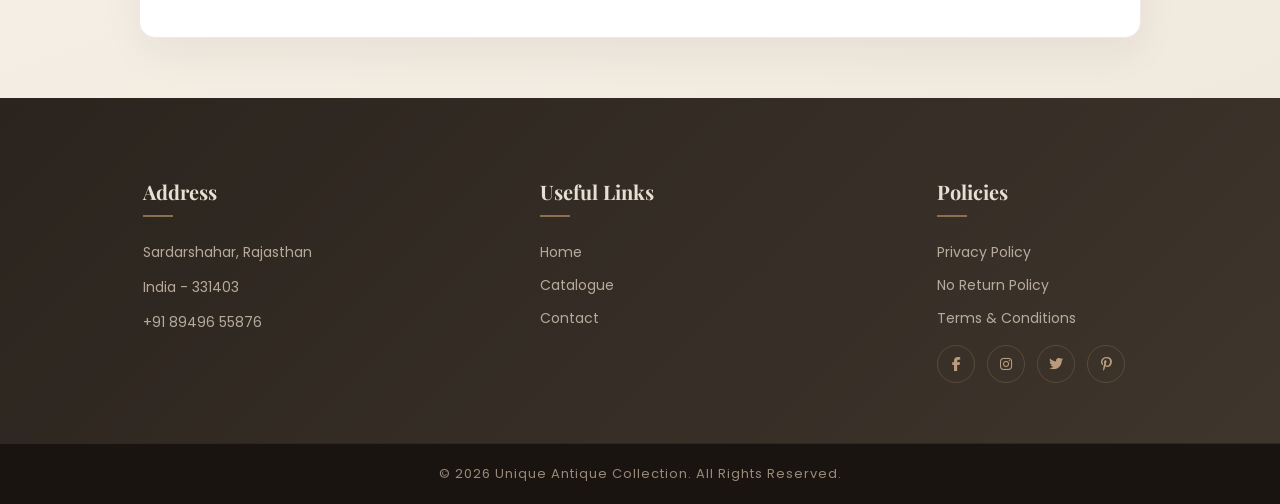
<file: terms_and_conditions.html>
<!DOCTYPE html>
<html lang="en">
<head>
<meta charset="UTF-8">
<meta name="viewport" content="width=device-width, initial-scale=1.0">
<title>Terms & Conditions - Unique Antique Collection</title>

<!-- Google Font -->
<link href="https://fonts.googleapis.com/css2?family=Playfair+Display:wght@500;700&family=Poppins:wght@300;400;500;600&display=swap" rel="stylesheet">
<!-- Font Awesome for icons -->
<link rel="stylesheet" href="https://cdnjs.cloudflare.com/ajax/libs/font-awesome/6.4.0/css/all.min.css">

<style>
/* ===== GLOBAL ===== */
html { scroll-behavior: smooth; }
body {
    margin: 0;
    background: linear-gradient(160deg, #f0e9de 0%, #f9f4ec 40%, #ede5d8 100%);
    font-family: 'Poppins', sans-serif;
    color: #3e352c;
    overflow-x: hidden;
    display: flex;
    flex-direction: column;
    min-height: 100vh;
}

h1, h2, h3 {
    font-family: 'Playfair Display', serif;
}

a {
    text-decoration: none;
    color: inherit;
    transition: color 0.3s;
}

a:hover {
    color: #8c6f4e;
}

/* ===== NAVIGATION ===== */
nav {
    display: flex;
    justify-content: space-between;
    align-items: center;
    background: rgba(232, 223, 210, 0.97);
    padding: 14px 30px;
    position: sticky;
    top: 0;
    z-index: 1000;
    box-shadow: 0 4px 20px rgba(0,0,0,0.08);
    backdrop-filter: blur(12px);
    border-bottom: 1px solid rgba(140,111,78,0.15);
}

.nav-brand {
    flex: 1;
    display: flex;
    align-items: center;
    gap: 10px;
}

.nav-brand-icon {
    width: 38px;
    height: 38px;
    background: linear-gradient(135deg, #8c6f4e, #5c4d40);
    border-radius: 50%;
    display: flex;
    align-items: center;
    justify-content: center;
    color: #f4efe6;
    font-size: 18px;
}

.nav-brand-text {
    font-family: 'Playfair Display', serif;
    font-size: 15px;
    font-weight: 700;
    color: #2b241e;
    line-height: 1.2;
    letter-spacing: 0.5px;
}

.nav-brand-text span {
    display: block;
    font-family: 'Poppins', sans-serif;
    font-size: 10px;
    font-weight: 400;
    color: #8c6f4e;
    letter-spacing: 2px;
    text-transform: uppercase;
}

.nav-links {
    display: flex;
    gap: 30px;
    align-items: center;
    flex: 2;
    justify-content: center;
}

nav a {
    font-weight: 500;
    text-transform: uppercase;
    letter-spacing: 1px;
    font-size: 14px;
}

.nav-auth {
    display: flex;
    gap: 12px;
    align-items: center;
    flex: 1;
    justify-content: flex-end;
}

.nav-btn {
    display: inline-flex;
    align-items: center;
    gap: 7px;
    padding: 9px 20px;
    border-radius: 8px;
    font-size: 13px;
    font-weight: 600;
    letter-spacing: 1px;
    text-transform: uppercase;
    transition: all 0.3s ease;
    font-family: 'Poppins', sans-serif;
}

.nav-btn-login {
    background: transparent;
    color: #5c4d40;
    border: 2px solid rgba(140, 111, 78, 0.45);
}

.nav-btn-login:hover {
    background: #d8cbb9;
    color: #2b241e;
    border-color: #8c6f4e;
}

.nav-btn-register {
    background: linear-gradient(135deg, #2b241e, #5c4d40);
    color: #f4efe6;
    border: 2px solid transparent;
}

.nav-btn-register:hover {
    background: linear-gradient(135deg, #8c6f4e, #b89c7d);
    color: #fff;
    box-shadow: 0 6px 18px rgba(140, 111, 78, 0.35);
}

/* ===== HEADER / BANNER ===== */
.page-header {
    background: linear-gradient(rgba(43, 36, 30, 0.8), rgba(43, 36, 30, 0.8)), url('https://images.unsplash.com/photo-1549429402-dd10ff3f2dc5?auto=format&fit=crop&w=1920&q=80') center/cover no-repeat;
    padding: 80px 20px;
    text-align: center;
    color: #f4efe6;
}

.page-header h1 {
    font-size: 42px;
    letter-spacing: 4px;
    margin-bottom: 10px;
    color: #e8dfd2;
}

.page-header p {
    font-size: 14px;
    letter-spacing: 3px;
    text-transform: uppercase;
    color: #b89c7d;
}

/* ===== CONTENT ===== */
.content-wrapper {
    flex: 1;
    max-width: 900px;
    margin: 60px auto;
    padding: 50px;
    background: #fff;
    border-radius: 16px;
    box-shadow: 0 15px 40px rgba(43,36,30,0.06);
    border: 1px solid rgba(140,111,78,0.15);
}

.policy-block {
    margin-bottom: 35px;
}

.policy-block h2 {
    font-size: 24px;
    color: #2b241e;
    margin-bottom: 15px;
    border-bottom: 2px solid #e8dfd2;
    padding-bottom: 10px;
}

.policy-block p, .policy-block li {
    font-size: 15px;
    line-height: 1.8;
    color: #5c4d40;
    margin-bottom: 15px;
}

.policy-block ul {
    list-style-type: square;
    padding-left: 20px;
    color: #8c6f4e;
}

/* ===== FOOTER ===== */
footer {
    background: linear-gradient(135deg, #2b241e 0%, #3e352c 100%);
    display: flex;
    justify-content: space-around;
    padding: 60px 5%;
    flex-wrap: wrap;
    gap: 40px;
}

.footer-col {
    min-width: 200px;
}

.footer-col h3 {
    margin-bottom: 25px;
    font-size: 20px;
    color: #e8dfd2;
    font-family: 'Playfair Display', serif;
    position: relative;
    padding-bottom: 12px;
}

.footer-col h3::after {
    content: '';
    position: absolute;
    bottom: 0; left: 0;
    width: 30px; height: 2px;
    background: #8c6f4e;
}

.footer-col p, .footer-col a {
    display: block;
    margin-bottom: 12px;
    color: rgba(216, 203, 185, 0.8);
    font-size: 14px;
    transition: color 0.3s, padding-left 0.3s;
}

.footer-col a:hover {
    color: #b89c7d;
    padding-left: 6px;
}

.footer-social {
    display: flex;
    gap: 12px;
    margin-top: 16px;
}

.footer-social a {
    width: 36px; height: 36px;
    border-radius: 50%;
    border: 1px solid rgba(140,111,78,0.4);
    display: flex;
    align-items: center;
    justify-content: center;
    color: #b89c7d !important;
    font-size: 14px;
    transition: all 0.3s ease !important;
    margin: 0 !important;
    padding: 0 !important;
}

.footer-social a:hover {
    background: #8c6f4e !important;
    color: #fff !important;
}

.footer-bottom {
    background: #1a1410;
    color: rgba(184,167,146,0.8);
    text-align: center;
    padding: 20px 25px;
    font-size: 13px;
    letter-spacing: 1px;
    border-top: 1px solid rgba(140,111,78,0.2);
}

@media (max-width: 768px) {
    .content-wrapper { margin: 30px 20px; padding: 30px 20px; }
    nav { flex-direction: column; gap: 15px; padding: 20px; }
    .nav-links { flex-direction: column; gap: 15px; }
    footer { flex-direction: column; text-align: center; }
    .footer-col h3::after { left: 50%; transform: translateX(-50%); }
    .footer-social { justify-content: center; }
}
</style>
</head>
<body>

<!-- NAVIGATION -->
<nav>
    <a href="main.html" class="nav-brand">
        <div class="nav-brand-icon"><i class="fa-solid fa-landmark"></i></div>
        <div class="nav-brand-text">Unique Antique<span>Since 1951</span></div>
    </a>
    <div class="nav-links">
        <a href="main.html#home">Home</a>
        <a href="main.html#categories">Categories</a>
        <a href="main.html#catalogue">Catalogue</a>
        <a href="main.html#story">Our Story</a>
        <a href="main.html#contact">Contact</a>
    </div>
    <div class="nav-auth">
        <a href="validation/login.html" class="nav-btn nav-btn-login"><i class="fa-solid fa-right-to-bracket"></i> Login</a>
        <a href="validation/register.html" class="nav-btn nav-btn-register"><i class="fa-solid fa-user-plus"></i> Register</a>
    </div>
</nav>

<!-- PAGE HEADER -->
<div class="page-header">
    <h1>Terms & Conditions</h1>
    <p>Agreements for Purchasing and Usage</p>
</div>

<!-- CONTENT -->
<div class="content-wrapper">
    <div class="policy-block">
        <h2>1. Agreement to Terms</h2>
        <p>By accessing our website and catalog, you agree to be bound by these Terms and Conditions. These terms govern your use of Unique Antique Collection and any purchases made herein.</p>
    </div>
    
    <div class="policy-block">
        <h2>2. Authenticity & Descriptions</h2>
        <p>We take absolute pride in our authentication procedures. However, the nature of antiques implies that signs of age, including but not limited to tarnishing, small cracks, natural patina, and fading are to be expected. </p>
        <ul>
            <li>All dimensions and weights provided are approximate but as accurate as possible.</li>
            <li>Photographs are taken under professional lighting; actual colors may vary slightly.</li>
        </ul>
    </div>

    <div class="policy-block">
        <h2>3. Pricing & Payments</h2>
        <p>All prices listed are in Indian Rupees (INR). Prices for artifacts are subject to change without notice due to the fluctuating market for rarities.</p>
        <ul>
            <li>We reserve the right to refuse any order placed with us.</li>
            <li>In the event of a pricing error, we reserve the right to cancel the order and issue a full refund in advance of processing.</li>
        </ul>
    </div>

    <div class="policy-block">
        <h2>4. User Accounts</h2>
        <p>You may be required to register with the site. You agree to keep your password confidential and will be responsible for all use of your account and password. We reserve the right to remove or reclaim a username if we determine it to be inappropriate.</p>
    </div>

    <div class="policy-block">
        <h2>5. Intellectual Property</h2>
        <p>The website, its source code, databases, functionality, software, website designs, audio, video, text, photographs, and graphics on the site and the trademarks contained therein are owned or controlled by Unique Antique Collection.</p>
    </div>
    
    <div class="policy-block">
        <p><em>Last updated: April 2026</em></p>
    </div>

    <div style="text-align: center; margin-top: 50px;">
        <a href="main.html" class="nav-btn nav-btn-register" style="padding: 12px 30px; font-size: 15px; display: inline-flex; justify-content: center;"><i class="fa-solid fa-arrow-left"></i> Return to Home</a>
    </div>
</div>

<!-- FOOTER -->
<footer>
    <div class="footer-col">
        <h3>Address</h3>
        <p>Sardarshahar, Rajasthan</p>
        <p>India - 331403</p>
        <p>+91 89496 55876</p>
    </div>
    <div class="footer-col">
        <h3>Useful Links</h3>
        <a href="main.html#home">Home</a>
        <a href="main.html#catalogue">Catalogue</a>
        <a href="main.html#contact">Contact</a>
    </div>
    <div class="footer-col" id="contact">
        <h3>Policies</h3>
        <a href="privacy_policy.html">Privacy Policy</a>
        <a href="no_return_policy.html">No Return Policy</a>
        <a href="terms_and_conditions.html">Terms & Conditions</a>
        <div class="footer-social">
            <a href="#"><i class="fa-brands fa-facebook-f"></i></a>
            <a href="#"><i class="fa-brands fa-instagram"></i></a>
            <a href="#"><i class="fa-brands fa-twitter"></i></a>
            <a href="#"><i class="fa-brands fa-pinterest-p"></i></a>
        </div>
    </div>
</footer>
<div class="footer-bottom">
    &copy; 2026 Unique Antique Collection. All Rights Reserved.
</div>

</body>
</html>
</file>
